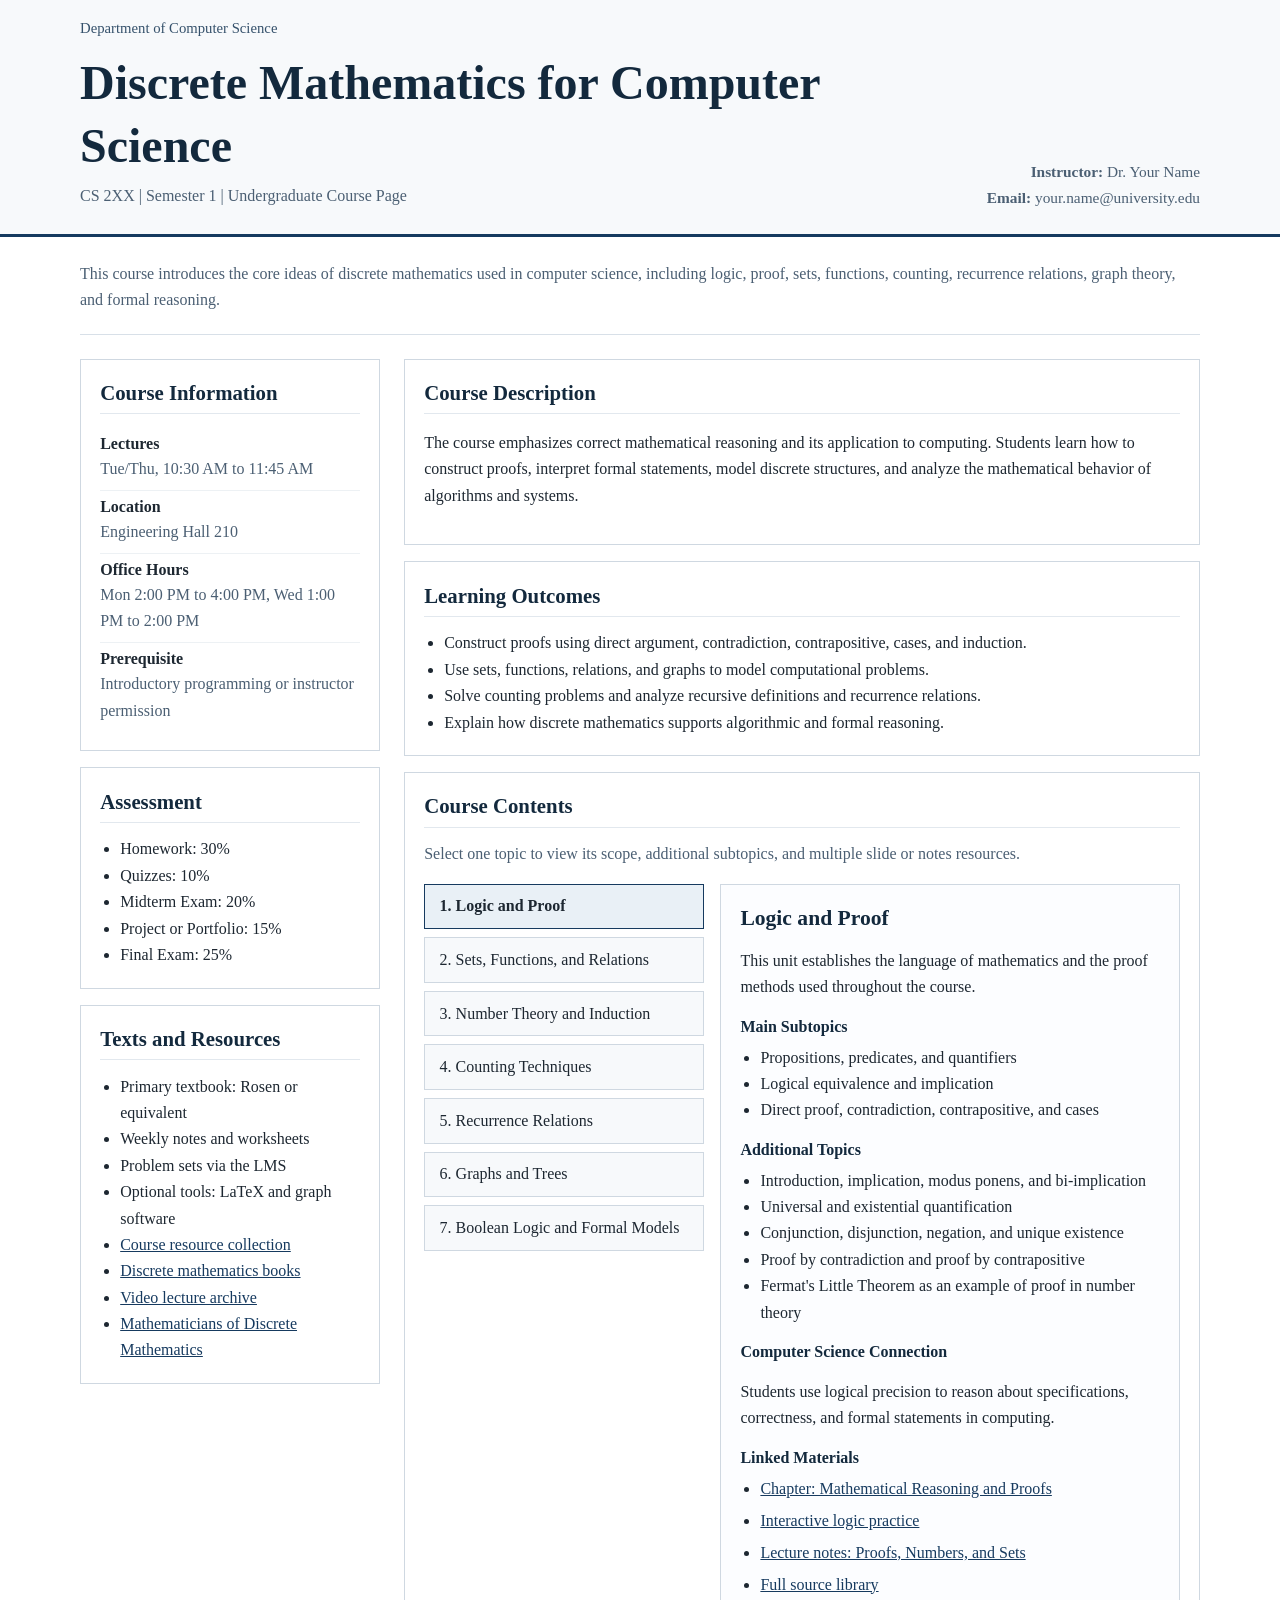
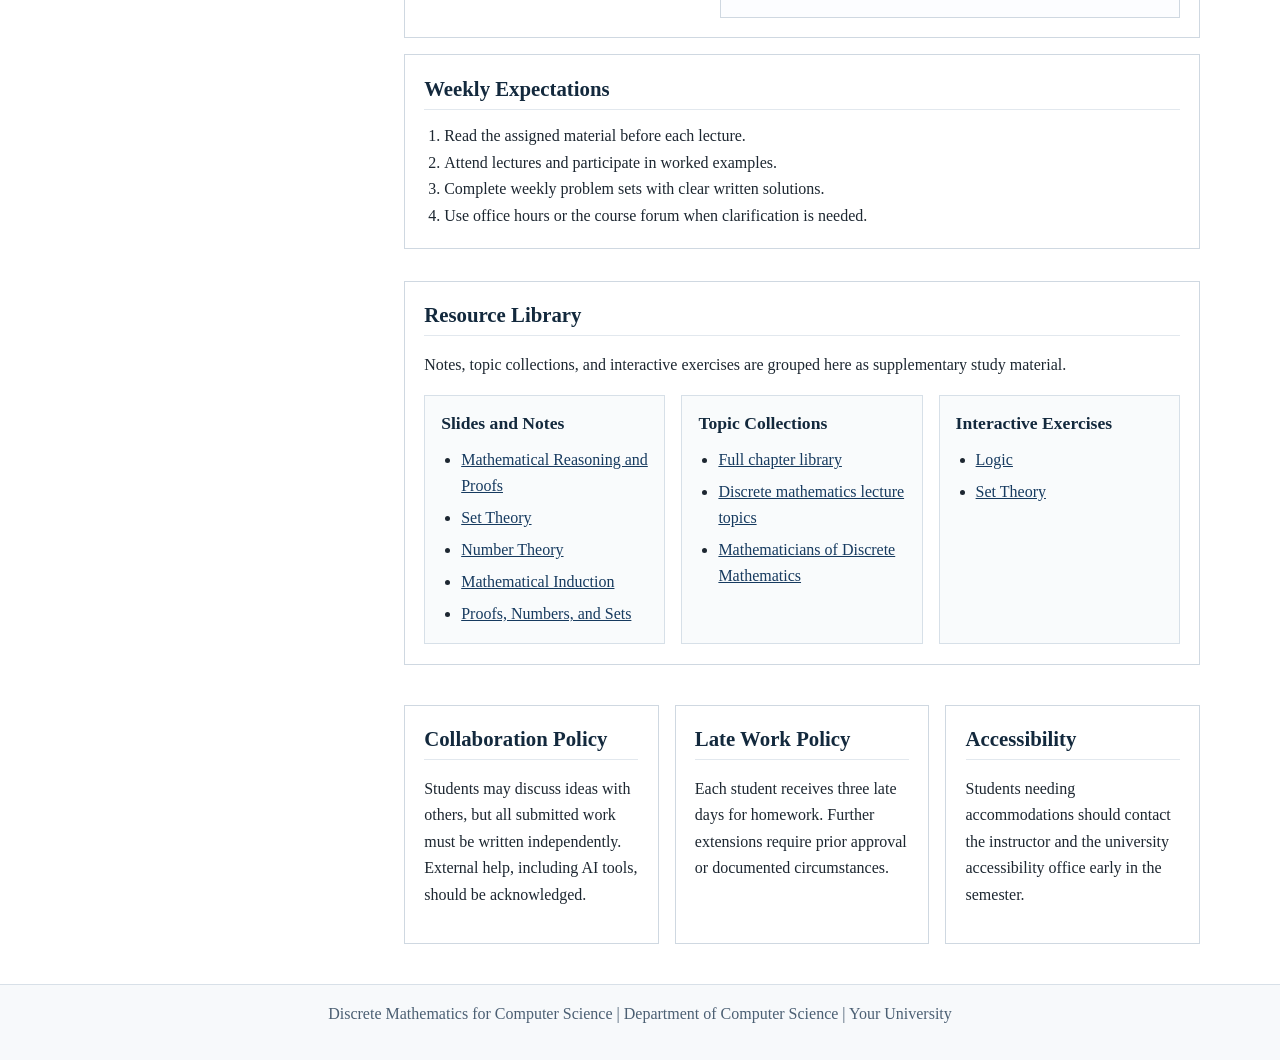
<file: index.html>
<!DOCTYPE html>
<html lang="en">
<head>
  <meta charset="UTF-8">
  <meta name="viewport" content="width=device-width, initial-scale=1.0">
  <title>Discrete Mathematics for Computer Science</title>
  <meta
    name="description"
    content="Course homepage for an undergraduate discrete mathematics course designed for computer science students."
  >
  <link rel="stylesheet" href="styles.css">
</head>
<body>
  <header class="site-header">
    <div class="page-wrap">
      <p class="department-line">Department of Computer Science</p>
      <div class="header-row">
        <div>
          <h1>Discrete Mathematics for Computer Science</h1>
          <p class="course-subtitle">CS 2XX | Semester 1 | Undergraduate Course Page</p>
        </div>
        <div class="header-meta">
          <p><strong>Instructor:</strong> Dr. Your Name</p>
          <p><strong>Email:</strong> your.name@university.edu</p>
        </div>
      </div>
    </div>
  </header>

  <main class="page-wrap">
    <section class="intro-block">
      <p>
        This course introduces the core ideas of discrete mathematics used in computer science,
        including logic, proof, sets, functions, counting, recurrence relations, graph theory,
        and formal reasoning.
      </p>
    </section>

    <div class="layout">
      <aside class="sidebar">
        <section class="panel">
          <h2>Course Information</h2>
          <dl class="info-list">
            <div><dt>Lectures</dt><dd>Tue/Thu, 10:30 AM to 11:45 AM</dd></div>
            <div><dt>Location</dt><dd>Engineering Hall 210</dd></div>
            <div><dt>Office Hours</dt><dd>Mon 2:00 PM to 4:00 PM, Wed 1:00 PM to 2:00 PM</dd></div>
            <div><dt>Prerequisite</dt><dd>Introductory programming or instructor permission</dd></div>
          </dl>
        </section>

        <section class="panel">
          <h2>Assessment</h2>
          <ul class="plain-list">
            <li>Homework: 30%</li>
            <li>Quizzes: 10%</li>
            <li>Midterm Exam: 20%</li>
            <li>Project or Portfolio: 15%</li>
            <li>Final Exam: 25%</li>
          </ul>
        </section>

        <section class="panel">
          <h2>Texts and Resources</h2>
          <ul class="plain-list">
            <li>Primary textbook: Rosen or equivalent</li>
            <li>Weekly notes and worksheets</li>
            <li>Problem sets via the LMS</li>
            <li>Optional tools: LaTeX and graph software</li>
            <li><a href="https://sites.google.com/view/discretemathematicsresources/home" target="_blank" rel="noreferrer">Course resource collection</a></li>
            <li><a href="books.html">Discrete mathematics books</a></li>
            <li><a href="video-archive.html">Video lecture archive</a></li>
            <li><a href="mathematicians.html">Mathematicians of Discrete Mathematics</a></li>
          </ul>
        </section>
      </aside>

      <div class="main-column">
        <section class="panel">
          <h2>Course Description</h2>
          <p>
            The course emphasizes correct mathematical reasoning and its application to computing.
            Students learn how to construct proofs, interpret formal statements, model discrete structures,
            and analyze the mathematical behavior of algorithms and systems.
          </p>
        </section>

        <section class="panel">
          <h2>Learning Outcomes</h2>
          <ul>
            <li>Construct proofs using direct argument, contradiction, contrapositive, cases, and induction.</li>
            <li>Use sets, functions, relations, and graphs to model computational problems.</li>
            <li>Solve counting problems and analyze recursive definitions and recurrence relations.</li>
            <li>Explain how discrete mathematics supports algorithmic and formal reasoning.</li>
          </ul>
        </section>

        <section id="contents" class="panel">
          <div class="section-heading">
            <h2>Course Contents</h2>
            <p>Select one topic to view its scope, additional subtopics, and multiple slide or notes resources.</p>
          </div>

          <div class="contents-layout" data-tabs>
            <nav class="topic-nav" role="tablist" aria-label="Course topics">
              <button class="topic-tab is-active" id="tab-1" role="tab" aria-selected="true" aria-controls="panel-1" data-tab-target="topic-1">1. Logic and Proof</button>
              <button class="topic-tab" id="tab-2" role="tab" aria-selected="false" aria-controls="panel-2" data-tab-target="topic-2">2. Sets, Functions, and Relations</button>
              <button class="topic-tab" id="tab-3" role="tab" aria-selected="false" aria-controls="panel-3" data-tab-target="topic-3">3. Number Theory and Induction</button>
              <button class="topic-tab" id="tab-4" role="tab" aria-selected="false" aria-controls="panel-4" data-tab-target="topic-4">4. Counting Techniques</button>
              <button class="topic-tab" id="tab-5" role="tab" aria-selected="false" aria-controls="panel-5" data-tab-target="topic-5">5. Recurrence Relations</button>
              <button class="topic-tab" id="tab-6" role="tab" aria-selected="false" aria-controls="panel-6" data-tab-target="topic-6">6. Graphs and Trees</button>
              <button class="topic-tab" id="tab-7" role="tab" aria-selected="false" aria-controls="panel-7" data-tab-target="topic-7">7. Boolean Logic and Formal Models</button>
            </nav>

            <div class="topic-content">
              <section class="topic-panel is-active" id="panel-1" role="tabpanel" aria-labelledby="tab-1" data-tab-panel="topic-1">
                <h3>Logic and Proof</h3>
                <p>This unit establishes the language of mathematics and the proof methods used throughout the course.</p>
                <h4>Main Subtopics</h4>
                <ul>
                  <li>Propositions, predicates, and quantifiers</li>
                  <li>Logical equivalence and implication</li>
                  <li>Direct proof, contradiction, contrapositive, and cases</li>
                </ul>
                <h4>Additional Topics</h4>
                <ul>
                  <li>Introduction, implication, modus ponens, and bi-implication</li>
                  <li>Universal and existential quantification</li>
                  <li>Conjunction, disjunction, negation, and unique existence</li>
                  <li>Proof by contradiction and proof by contrapositive</li>
                  <li>Fermat's Little Theorem as an example of proof in number theory</li>
                </ul>
                <h4>Computer Science Connection</h4>
                <p>Students use logical precision to reason about specifications, correctness, and formal statements in computing.</p>
                <h4>Linked Materials</h4>
                <ul class="resource-links">
                  <li><a href="https://drive.google.com/file/d/1-FFa6nMVg18m1zPtoAQrFalwpx2YaGK4/view" target="_blank" rel="noreferrer">Chapter: Mathematical Reasoning and Proofs</a></li>
                  <li><a href="https://bendazz.github.io/logic/" target="_blank" rel="noreferrer">Interactive logic practice</a></li>
                  <li><a href="https://www.cl.cam.ac.uk/teaching/2526/DiscMath/DiscMathProofsNumbersSetsNotes.pdf" target="_blank" rel="noreferrer">Lecture notes: Proofs, Numbers, and Sets</a></li>
                  <li><a href="https://sites.google.com/view/discretemathematicsresources/home" target="_blank" rel="noreferrer">Full source library</a></li>
                </ul>
              </section>

              <section class="topic-panel" id="panel-2" role="tabpanel" aria-labelledby="tab-2" data-tab-panel="topic-2" hidden>
                <h3>Sets, Functions, and Relations</h3>
                <p>This unit provides the vocabulary for describing collections, mappings, and structured relationships.</p>
                <h4>Main Subtopics</h4>
                <ul>
                  <li>Set operations and power sets</li>
                  <li>Functions, images, inverse images, injective and surjective functions</li>
                  <li>Relations, equivalence relations, and partial orders</li>
                </ul>
                <h4>Additional Topics</h4>
                <ul>
                  <li>Set membership, comprehension, extensionality, subsets, and supersets</li>
                  <li>Separation principle, Russell's paradox, empty set, and powerset</li>
                  <li>Ordered pairs, products, unions, intersections, and disjoint unions</li>
                  <li>Relations, relational composition, matrices, and internal diagrams</li>
                  <li>Partial functions, total functions, bijections, and set partitions</li>
                </ul>
                <h4>Computer Science Connection</h4>
                <p>These structures are used in data modeling, abstraction, classification, and state representation.</p>
                <h4>Linked Materials</h4>
                <ul class="resource-links">
                  <li><a href="https://drive.google.com/file/d/1IHfSNw0M9L10bTb4iQ6dBgKBtfQUMOI0/view" target="_blank" rel="noreferrer">Chapter: Set Theory</a></li>
                  <li><a href="https://bendazz.github.io/sets/" target="_blank" rel="noreferrer">Interactive set theory practice</a></li>
                  <li><a href="https://www.cl.cam.ac.uk/teaching/2526/DiscMath/DiscMathProofsNumbersSetsNotes.pdf" target="_blank" rel="noreferrer">Lecture notes: sets, relations, and functions</a></li>
                </ul>
              </section>

              <section class="topic-panel" id="panel-3" role="tabpanel" aria-labelledby="tab-3" data-tab-panel="topic-3" hidden>
                <h3>Number Theory and Induction</h3>
                <p>This topic links arithmetic structure with recursive mathematical reasoning.</p>
                <h4>Main Subtopics</h4>
                <ul>
                  <li>Divisibility, primes, and modular arithmetic</li>
                  <li>The Euclidean algorithm</li>
                  <li>Weak induction, strong induction, and recursive definitions</li>
                </ul>
                <h4>Additional Topics</h4>
                <ul>
                  <li>Divisibility, congruence, natural numbers, integers, rationals, rings, and fields</li>
                  <li>Division theorem and division algorithm</li>
                  <li>Greatest common divisor, Euclid's Algorithm, and Extended Euclid's Algorithm</li>
                  <li>Reciprocals in modular arithmetic and key exchange</li>
                  <li>Mathematical induction, strong induction, and Fundamental Theorem of Arithmetic</li>
                </ul>
                <h4>Computer Science Connection</h4>
                <p>Applications include cryptography, recursive program correctness, and proofs over discrete processes.</p>
                <h4>Linked Materials</h4>
                <ul class="resource-links">
                  <li><a href="https://drive.google.com/file/d/1WyMje4r8VJ4Uaq4f5yHFNqVxZz2aElso/view" target="_blank" rel="noreferrer">Chapter: Number Theory</a></li>
                  <li><a href="https://drive.google.com/file/d/1Sn6eGQo4l_p9pe7r1mcu5bf4Y0kWe83U/view" target="_blank" rel="noreferrer">Chapter: Mathematical Induction</a></li>
                  <li><a href="https://www.cl.cam.ac.uk/teaching/2526/DiscMath/DiscMathProofsNumbersSetsNotes.pdf" target="_blank" rel="noreferrer">Lecture notes: numbers and induction</a></li>
                  <li><a href="https://sites.google.com/view/discretemathematicsresources/home" target="_blank" rel="noreferrer">Source site exercises including Euclidean algorithm and modular arithmetic</a></li>
                </ul>
              </section>

              <section class="topic-panel" id="panel-4" role="tabpanel" aria-labelledby="tab-4" data-tab-panel="topic-4" hidden>
                <h3>Counting Techniques</h3>
                <p>This unit develops systematic methods for counting finite structures and outcomes.</p>
                <h4>Main Subtopics</h4>
                <ul>
                  <li>Sum rule and product rule</li>
                  <li>Permutations and combinations</li>
                  <li>Binomial coefficients, pigeonhole principle, and inclusion-exclusion</li>
                </ul>
                <h4>Additional Topics</h4>
                <ul>
                  <li>Finite cardinality and characteristic functions</li>
                  <li>Equal cardinality via bijections</li>
                  <li>Surjections, injections, and finite versus infinite sets</li>
                  <li>Enumerability and countability as bridges to discrete size arguments</li>
                </ul>
                <h4>Computer Science Connection</h4>
                <p>Counting methods support complexity analysis, probability preparation, and combinatorial reasoning.</p>
                <h4>Linked Materials</h4>
                <ul class="resource-links">
                  <li><a href="https://sites.google.com/view/discretemathematicsresources/home" target="_blank" rel="noreferrer">Source notes for permutations and counting</a></li>
                  <li><a href="https://sites.google.com/view/discretemathematicsresources/home" target="_blank" rel="noreferrer">Interactive counting problems and permutation practice</a></li>
                  <li><a href="https://www.cl.cam.ac.uk/teaching/2526/DiscMath/DiscMathProofsNumbersSetsNotes.pdf" target="_blank" rel="noreferrer">Lecture notes: finite cardinality and counting-related set methods</a></li>
                </ul>
              </section>

              <section class="topic-panel" id="panel-5" role="tabpanel" aria-labelledby="tab-5" data-tab-panel="topic-5" hidden>
                <h3>Recurrence Relations</h3>
                <p>This topic focuses on recursive sequences and methods for describing growth over discrete steps.</p>
                <h4>Main Subtopics</h4>
                <ul>
                  <li>Recursive definitions</li>
                  <li>Linear recurrence relations</li>
                  <li>Closed forms and interpretation of recursive growth</li>
                </ul>
                <h4>Additional Topics</h4>
                <ul>
                  <li>Inductive definitions and rule-based construction</li>
                  <li>Recursive structure in functions and formal descriptions</li>
                  <li>Enumerability and set-indexed constructions as advanced discrete frameworks</li>
                </ul>
                <h4>Computer Science Connection</h4>
                <p>Recurrences are central to analyzing recursive algorithms and divide-and-conquer processes.</p>
                <h4>Linked Materials</h4>
                <ul class="resource-links">
                  <li><a href="https://sites.google.com/view/discretemathematicsresources/home" target="_blank" rel="noreferrer">Source library sequences materials</a></li>
                  <li><a href="https://www.cl.cam.ac.uk/teaching/2526/DiscMath/DiscMathProofsNumbersSetsNotes.pdf" target="_blank" rel="noreferrer">Lecture notes: induction and inductive definitions</a></li>
                </ul>
              </section>

              <section class="topic-panel" id="panel-6" role="tabpanel" aria-labelledby="tab-6" data-tab-panel="topic-6" hidden>
                <h3>Graphs and Trees</h3>
                <p>This unit studies network-like structures that appear throughout computer science.</p>
                <h4>Main Subtopics</h4>
                <ul>
                  <li>Graphs, paths, cycles, and connectivity</li>
                  <li>Trees, rooted trees, and spanning trees</li>
                  <li>Basic graph representations and traversal ideas</li>
                </ul>
                <h4>Additional Topics</h4>
                <ul>
                  <li>Directed graphs and adjacency matrices</li>
                  <li>Reachability, preorders, and reflexive-transitive closure</li>
                  <li>Relations-to-graphs viewpoint for modeling structure</li>
                </ul>
                <h4>Computer Science Connection</h4>
                <p>Graph theory supports search, networks, dependency structures, and hierarchical data representation.</p>
                <h4>Linked Materials</h4>
                <ul class="resource-links">
                  <li><a href="https://www.cl.cam.ac.uk/teaching/2526/DiscMath/DiscMathProofsNumbersSetsNotes.pdf" target="_blank" rel="noreferrer">Lecture notes: directed graphs and closure</a></li>
                  <li><a href="https://sites.google.com/view/discretemathematicsresources/home" target="_blank" rel="noreferrer">Source notes for graphs and graph coloring game</a></li>
                </ul>
              </section>

              <section class="topic-panel" id="panel-7" role="tabpanel" aria-labelledby="tab-7" data-tab-panel="topic-7" hidden>
                <h3>Boolean Logic and Formal Models</h3>
                <p>The course concludes by connecting logic with digital systems and abstract computational models.</p>
                <h4>Main Subtopics</h4>
                <ul>
                  <li>Boolean algebra and identities</li>
                  <li>Logic circuits and simplification</li>
                  <li>Finite-state models and formal reasoning</li>
                </ul>
                <h4>Additional Topics</h4>
                <ul>
                  <li>Formal languages and inductive definitions</li>
                  <li>Regular expressions and pattern matching</li>
                  <li>Finite automata, regular languages, and Kleene's Theorem</li>
                  <li>Pumping Lemma and limits of regular languages</li>
                </ul>
                <h4>Computer Science Connection</h4>
                <p>These ideas support digital logic, machine models, and the study of formal computational systems.</p>
                <h4>Linked Materials</h4>
                <ul class="resource-links">
                  <li><a href="https://sites.google.com/view/discretemathematicsresources/home" target="_blank" rel="noreferrer">Source exercises for Boolean product and Boolean algebra practice</a></li>
                  <li><a href="https://www.cl.cam.ac.uk/teaching/2526/DiscMath/materials.html" target="_blank" rel="noreferrer">Lecture list: formal languages and automata</a></li>
                  <li><a href="https://sites.google.com/view/discretemathematicsresources/home" target="_blank" rel="noreferrer">Formal-model resources from the source library</a></li>
                </ul>
              </section>
            </div>
          </div>
        </section>

        <section class="panel">
          <h2>Weekly Expectations</h2>
          <ol>
            <li>Read the assigned material before each lecture.</li>
            <li>Attend lectures and participate in worked examples.</li>
            <li>Complete weekly problem sets with clear written solutions.</li>
            <li>Use office hours or the course forum when clarification is needed.</li>
          </ol>
        </section>

        <section class="panel imported-materials resource-library">
          <h2>Resource Library</h2>
          <p>
            Notes, topic collections, and interactive exercises are grouped here as supplementary study material.
          </p>
          <div class="import-grid">
            <article class="import-card">
              <h3>Slides and Notes</h3>
              <ul class="resource-links">
                <li><a href="https://drive.google.com/file/d/1-FFa6nMVg18m1zPtoAQrFalwpx2YaGK4/view" target="_blank" rel="noreferrer">Mathematical Reasoning and Proofs</a></li>
                <li><a href="https://drive.google.com/file/d/1IHfSNw0M9L10bTb4iQ6dBgKBtfQUMOI0/view" target="_blank" rel="noreferrer">Set Theory</a></li>
                <li><a href="https://drive.google.com/file/d/1WyMje4r8VJ4Uaq4f5yHFNqVxZz2aElso/view" target="_blank" rel="noreferrer">Number Theory</a></li>
                <li><a href="https://drive.google.com/file/d/1Sn6eGQo4l_p9pe7r1mcu5bf4Y0kWe83U/view" target="_blank" rel="noreferrer">Mathematical Induction</a></li>
                <li><a href="https://www.cl.cam.ac.uk/teaching/2526/DiscMath/DiscMathProofsNumbersSetsNotes.pdf" target="_blank" rel="noreferrer">Proofs, Numbers, and Sets</a></li>
              </ul>
            </article>
            <article class="import-card">
              <h3>Topic Collections</h3>
              <ul class="resource-links">
                <li><a href="https://sites.google.com/view/discretemathematicsresources/home" target="_blank" rel="noreferrer">Full chapter library</a></li>
                <li><a href="https://www.cl.cam.ac.uk/teaching/2526/DiscMath/materials.html" target="_blank" rel="noreferrer">Discrete mathematics lecture topics</a></li>
                <li><a href="mathematicians.html">Mathematicians of Discrete Mathematics</a></li>
              </ul>
            </article>
            <article class="import-card">
              <h3>Interactive Exercises</h3>
              <ul class="resource-links">
                <li><a href="https://bendazz.github.io/logic/" target="_blank" rel="noreferrer">Logic</a></li>
                <li><a href="https://bendazz.github.io/sets/" target="_blank" rel="noreferrer">Set Theory</a></li>
              </ul>
            </article>
          </div>
        </section>

        <section id="policies" class="policy-grid">
          <article class="panel">
            <h2>Collaboration Policy</h2>
            <p>Students may discuss ideas with others, but all submitted work must be written independently. External help, including AI tools, should be acknowledged.</p>
          </article>
          <article class="panel">
            <h2>Late Work Policy</h2>
            <p>Each student receives three late days for homework. Further extensions require prior approval or documented circumstances.</p>
          </article>
          <article class="panel">
            <h2>Accessibility</h2>
            <p>Students needing accommodations should contact the instructor and the university accessibility office early in the semester.</p>
          </article>
        </section>
      </div>
    </div>
  </main>

  <footer class="site-footer">
    <div class="page-wrap">
      <p>Discrete Mathematics for Computer Science | Department of Computer Science | Your University</p>
    </div>
  </footer>

  <script src="tabs.js"></script>
</body>
</html>
</file>
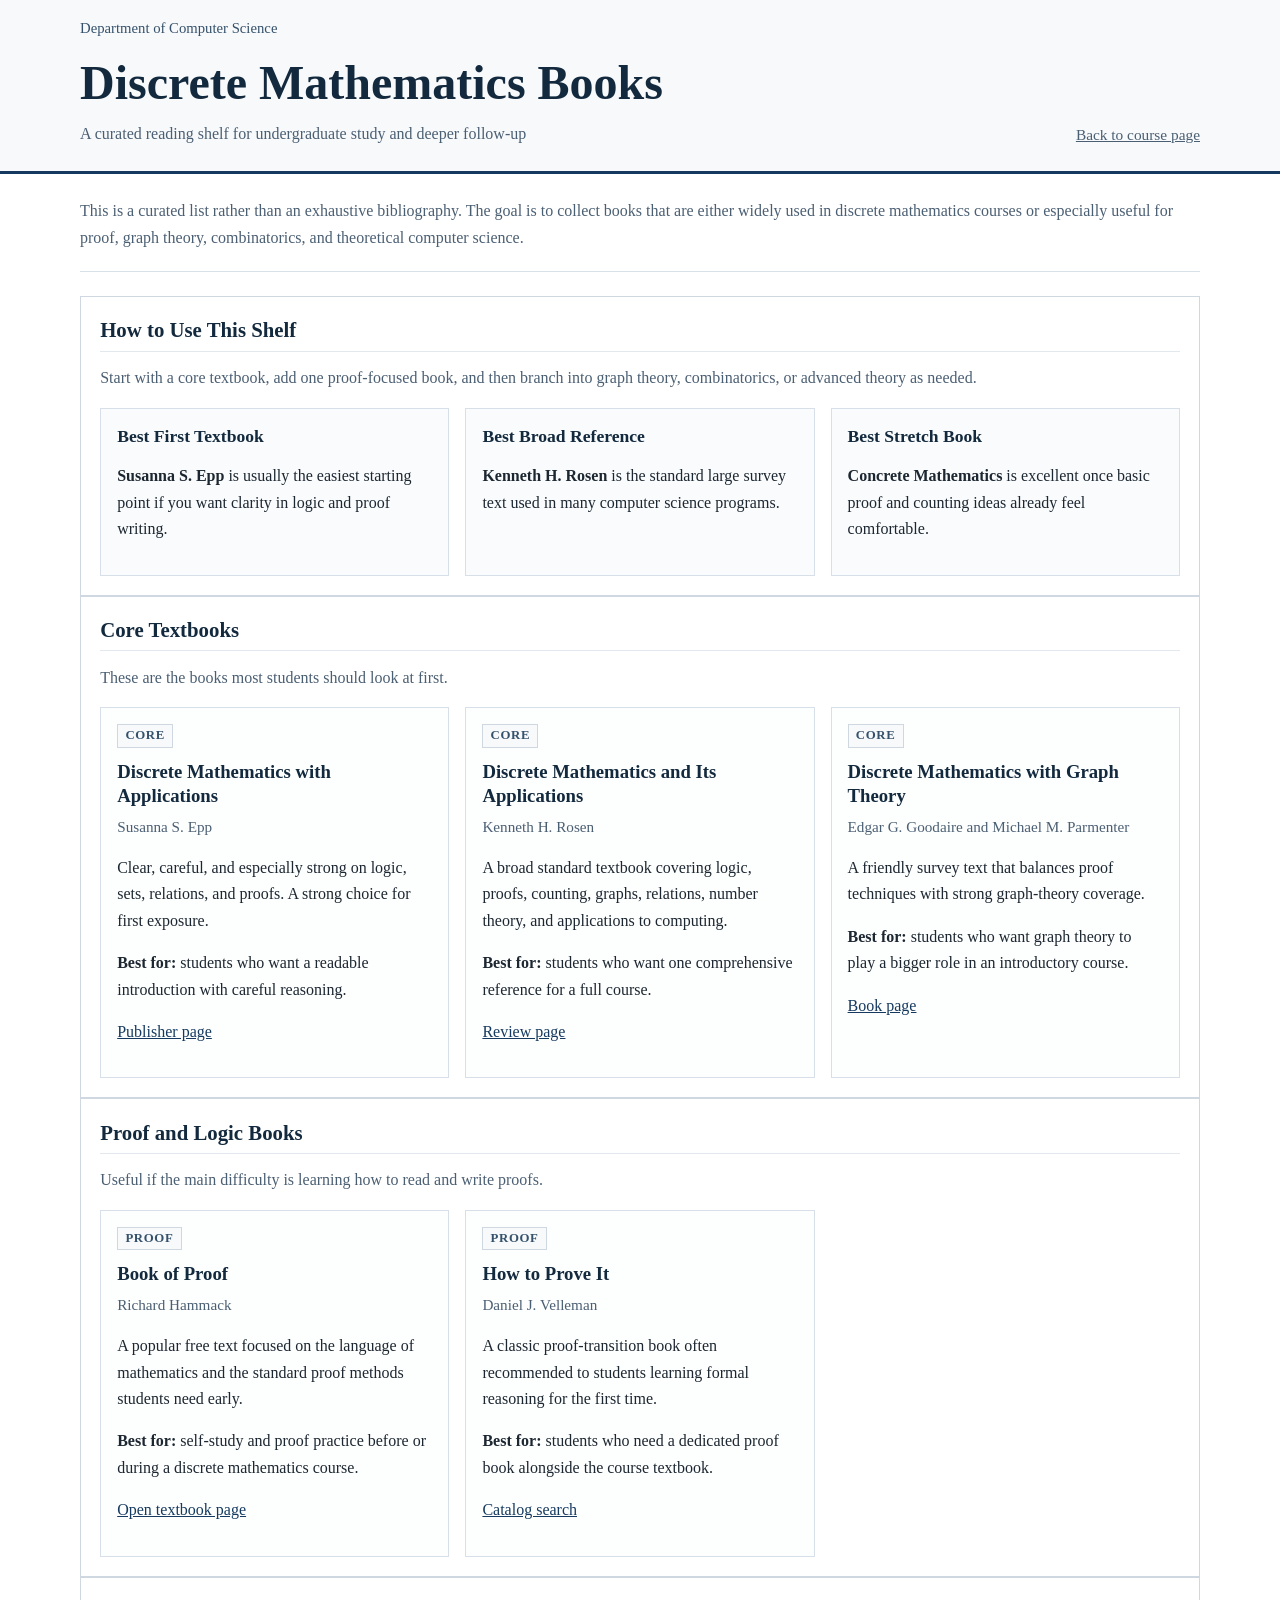
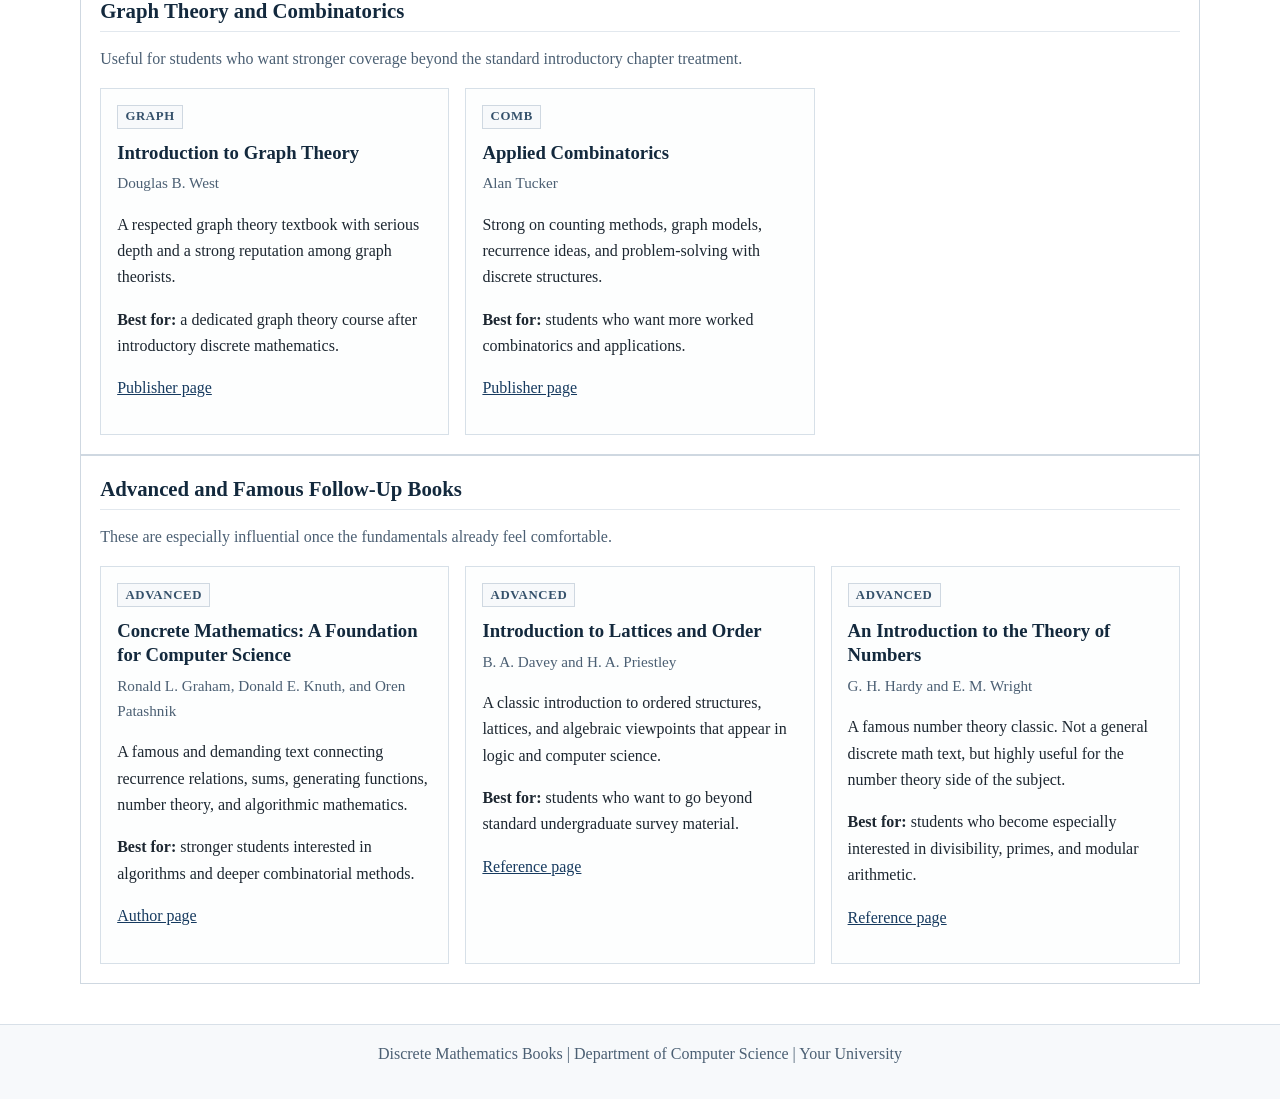
<file: books.html>
<!DOCTYPE html>
<html lang="en">
<head>
  <meta charset="UTF-8">
  <meta name="viewport" content="width=device-width, initial-scale=1.0">
  <title>Discrete Mathematics Books</title>
  <meta
    name="description"
    content="Curated list of famous and useful books for discrete mathematics and related topics in computer science."
  >
  <link rel="stylesheet" href="styles.css">
</head>
<body>
  <header class="site-header">
    <div class="page-wrap">
      <p class="department-line">Department of Computer Science</p>
      <div class="header-row">
        <div>
          <h1>Discrete Mathematics Books</h1>
          <p class="course-subtitle">A curated reading shelf for undergraduate study and deeper follow-up</p>
        </div>
        <div class="header-meta">
          <p><a href="index.html">Back to course page</a></p>
        </div>
      </div>
    </div>
  </header>

  <main class="page-wrap">
    <section class="intro-block">
      <p>
        This is a curated list rather than an exhaustive bibliography. The goal is to collect books that are
        either widely used in discrete mathematics courses or especially useful for proof, graph theory,
        combinatorics, and theoretical computer science.
      </p>
    </section>

    <section class="panel">
      <div class="section-heading">
        <h2>How to Use This Shelf</h2>
        <p>Start with a core textbook, add one proof-focused book, and then branch into graph theory, combinatorics, or advanced theory as needed.</p>
      </div>
      <div class="book-note-grid">
        <article class="resource-box">
          <h3>Best First Textbook</h3>
          <p><strong>Susanna S. Epp</strong> is usually the easiest starting point if you want clarity in logic and proof writing.</p>
        </article>
        <article class="resource-box">
          <h3>Best Broad Reference</h3>
          <p><strong>Kenneth H. Rosen</strong> is the standard large survey text used in many computer science programs.</p>
        </article>
        <article class="resource-box">
          <h3>Best Stretch Book</h3>
          <p><strong>Concrete Mathematics</strong> is excellent once basic proof and counting ideas already feel comfortable.</p>
        </article>
      </div>
    </section>

    <section class="panel">
      <div class="section-heading">
        <h2>Core Textbooks</h2>
        <p>These are the books most students should look at first.</p>
      </div>
      <div class="book-grid">
        <article class="book-card">
          <div class="book-badge">Core</div>
          <h3>Discrete Mathematics with Applications</h3>
          <p class="book-meta">Susanna S. Epp</p>
          <p>Clear, careful, and especially strong on logic, sets, relations, and proofs. A strong choice for first exposure.</p>
          <p><strong>Best for:</strong> students who want a readable introduction with careful reasoning.</p>
          <p><a href="https://faculty.cengage.com/titles/9781337694193" target="_blank" rel="noreferrer">Publisher page</a></p>
        </article>

        <article class="book-card">
          <div class="book-badge">Core</div>
          <h3>Discrete Mathematics and Its Applications</h3>
          <p class="book-meta">Kenneth H. Rosen</p>
          <p>A broad standard textbook covering logic, proofs, counting, graphs, relations, number theory, and applications to computing.</p>
          <p><strong>Best for:</strong> students who want one comprehensive reference for a full course.</p>
          <p><a href="https://old.maa.org/node/106717" target="_blank" rel="noreferrer">Review page</a></p>
        </article>

        <article class="book-card">
          <div class="book-badge">Core</div>
          <h3>Discrete Mathematics with Graph Theory</h3>
          <p class="book-meta">Edgar G. Goodaire and Michael M. Parmenter</p>
          <p>A friendly survey text that balances proof techniques with strong graph-theory coverage.</p>
          <p><strong>Best for:</strong> students who want graph theory to play a bigger role in an introductory course.</p>
          <p><a href="https://books.google.com/books/about/Discrete_Mathematics_with_Graph_Theory.html?id=aAggAQAAIAAJ" target="_blank" rel="noreferrer">Book page</a></p>
        </article>
      </div>
    </section>

    <section class="panel">
      <div class="section-heading">
        <h2>Proof and Logic Books</h2>
        <p>Useful if the main difficulty is learning how to read and write proofs.</p>
      </div>
      <div class="book-grid">
        <article class="book-card">
          <div class="book-badge">Proof</div>
          <h3>Book of Proof</h3>
          <p class="book-meta">Richard Hammack</p>
          <p>A popular free text focused on the language of mathematics and the standard proof methods students need early.</p>
          <p><strong>Best for:</strong> self-study and proof practice before or during a discrete mathematics course.</p>
          <p><a href="https://open.umn.edu/opentextbooks/textbooks/book-of-proof" target="_blank" rel="noreferrer">Open textbook page</a></p>
        </article>

        <article class="book-card">
          <div class="book-badge">Proof</div>
          <h3>How to Prove It</h3>
          <p class="book-meta">Daniel J. Velleman</p>
          <p>A classic proof-transition book often recommended to students learning formal reasoning for the first time.</p>
          <p><strong>Best for:</strong> students who need a dedicated proof book alongside the course textbook.</p>
          <p><a href="https://www.worldcat.org/search?q=ti%3AHow+to+Prove+It+au%3AVelleman" target="_blank" rel="noreferrer">Catalog search</a></p>
        </article>
      </div>
    </section>

    <section class="panel">
      <div class="section-heading">
        <h2>Graph Theory and Combinatorics</h2>
        <p>Useful for students who want stronger coverage beyond the standard introductory chapter treatment.</p>
      </div>
      <div class="book-grid">
        <article class="book-card">
          <div class="book-badge">Graph</div>
          <h3>Introduction to Graph Theory</h3>
          <p class="book-meta">Douglas B. West</p>
          <p>A respected graph theory textbook with serious depth and a strong reputation among graph theorists.</p>
          <p><strong>Best for:</strong> a dedicated graph theory course after introductory discrete mathematics.</p>
          <p><a href="https://www.pearson.com/en-us/subject-catalog/p/introduction-to-graph-theory/P200000010152" target="_blank" rel="noreferrer">Publisher page</a></p>
        </article>

        <article class="book-card">
          <div class="book-badge">Comb</div>
          <h3>Applied Combinatorics</h3>
          <p class="book-meta">Alan Tucker</p>
          <p>Strong on counting methods, graph models, recurrence ideas, and problem-solving with discrete structures.</p>
          <p><strong>Best for:</strong> students who want more worked combinatorics and applications.</p>
          <p><a href="https://www.wiley-vch.de/en/areas-interest/mathematics-statistics/mathematics-16ma/combinatorics-16ma4/applied-combinatorics-978-0-470-45838-9" target="_blank" rel="noreferrer">Publisher page</a></p>
        </article>
      </div>
    </section>

    <section class="panel">
      <div class="section-heading">
        <h2>Advanced and Famous Follow-Up Books</h2>
        <p>These are especially influential once the fundamentals already feel comfortable.</p>
      </div>
      <div class="book-grid">
        <article class="book-card">
          <div class="book-badge">Advanced</div>
          <h3>Concrete Mathematics: A Foundation for Computer Science</h3>
          <p class="book-meta">Ronald L. Graham, Donald E. Knuth, and Oren Patashnik</p>
          <p>A famous and demanding text connecting recurrence relations, sums, generating functions, number theory, and algorithmic mathematics.</p>
          <p><strong>Best for:</strong> stronger students interested in algorithms and deeper combinatorial methods.</p>
          <p><a href="https://cs.stanford.edu/~knuth/gkp.html" target="_blank" rel="noreferrer">Author page</a></p>
        </article>

        <article class="book-card">
          <div class="book-badge">Advanced</div>
          <h3>Introduction to Lattices and Order</h3>
          <p class="book-meta">B. A. Davey and H. A. Priestley</p>
          <p>A classic introduction to ordered structures, lattices, and algebraic viewpoints that appear in logic and computer science.</p>
          <p><strong>Best for:</strong> students who want to go beyond standard undergraduate survey material.</p>
          <p><a href="https://en.wikipedia.org/wiki/Introduction_to_Lattices_and_Order" target="_blank" rel="noreferrer">Reference page</a></p>
        </article>

        <article class="book-card">
          <div class="book-badge">Advanced</div>
          <h3>An Introduction to the Theory of Numbers</h3>
          <p class="book-meta">G. H. Hardy and E. M. Wright</p>
          <p>A famous number theory classic. Not a general discrete math text, but highly useful for the number theory side of the subject.</p>
          <p><strong>Best for:</strong> students who become especially interested in divisibility, primes, and modular arithmetic.</p>
          <p><a href="https://en.wikipedia.org/wiki/An_Introduction_to_the_Theory_of_Numbers" target="_blank" rel="noreferrer">Reference page</a></p>
        </article>
      </div>
    </section>
  </main>

  <footer class="site-footer">
    <div class="page-wrap">
      <p>Discrete Mathematics Books | Department of Computer Science | Your University</p>
    </div>
  </footer>
</body>
</html>
</file>
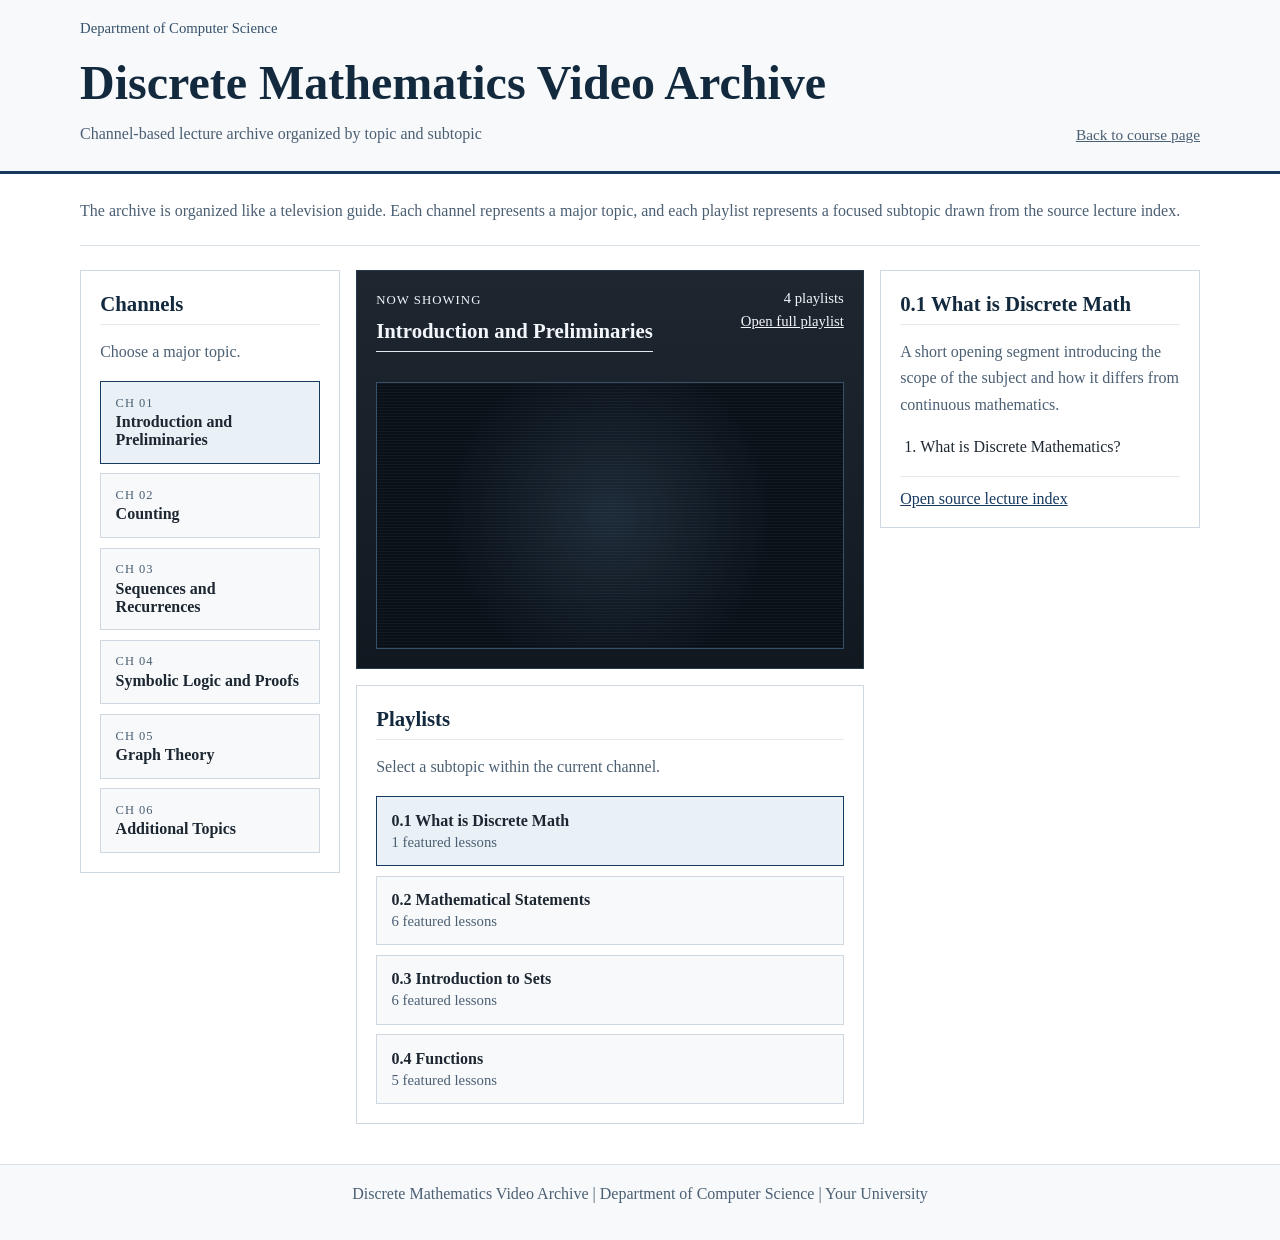
<file: video-archive.html>
<!DOCTYPE html>
<html lang="en">
<head>
  <meta charset="UTF-8">
  <meta name="viewport" content="width=device-width, initial-scale=1.0">
  <title>Discrete Mathematics Video Archive</title>
  <meta
    name="description"
    content="Interactive video lecture archive for discrete mathematics organized by topics and subtopics."
  >
  <link rel="stylesheet" href="styles.css">
</head>
<body>
  <header class="site-header">
    <div class="page-wrap">
      <p class="department-line">Department of Computer Science</p>
      <div class="header-row">
        <div>
          <h1>Discrete Mathematics Video Archive</h1>
          <p class="course-subtitle">Channel-based lecture archive organized by topic and subtopic</p>
        </div>
        <div class="header-meta">
          <p><a href="index.html">Back to course page</a></p>
        </div>
      </div>
    </div>
  </header>

  <main class="page-wrap">
    <section class="intro-block">
      <p>
        The archive is organized like a television guide. Each channel represents a major topic,
        and each playlist represents a focused subtopic drawn from the source lecture index.
      </p>
    </section>

    <section class="video-archive" data-video-archive>
      <aside class="channel-panel panel">
        <div class="section-heading">
          <h2>Channels</h2>
          <p>Choose a major topic.</p>
        </div>
        <div class="channel-list" id="channel-list"></div>
      </aside>

      <section class="screen-panel">
        <div class="screen-frame panel">
          <div class="screen-header">
            <div>
              <p class="screen-label">Now Showing</p>
              <h2 id="archive-topic-title">Introduction and Preliminaries</h2>
            </div>
            <div class="screen-meta">
              <span id="archive-playlist-count">4 playlists</span>
              <a id="archive-playlist-link" href="#" target="_blank" rel="noreferrer">Open full playlist</a>
            </div>
          </div>
          <div class="video-player-shell">
            <iframe
              id="archive-player"
              title="Discrete mathematics playlist player"
              src=""
              loading="lazy"
              allow="accelerometer; autoplay; clipboard-write; encrypted-media; gyroscope; picture-in-picture; web-share"
              allowfullscreen
            ></iframe>
          </div>
        </div>

        <div class="playlist-panel panel">
          <div class="section-heading">
            <h2>Playlists</h2>
            <p>Select a subtopic within the current channel.</p>
          </div>
          <div class="playlist-list" id="playlist-list"></div>
        </div>
      </section>

      <aside class="guide-panel panel">
        <div class="section-heading">
          <h2 id="guide-title">What is Discrete Math</h2>
          <p id="guide-description">Short lesson guide for the selected playlist.</p>
        </div>
        <ol class="episode-list" id="episode-list"></ol>
        <div class="guide-footer">
          <a href="https://mathispower4u.com/discrete-math.php" target="_blank" rel="noreferrer">Open source lecture index</a>
        </div>
      </aside>
    </section>
  </main>

  <footer class="site-footer">
    <div class="page-wrap">
      <p>Discrete Mathematics Video Archive | Department of Computer Science | Your University</p>
    </div>
  </footer>

  <script src="video-archive.js"></script>
</body>
</html>
</file>
<file: styles.css>
* {
  box-sizing: border-box;
}

body {
  margin: 0;
  font-family: Georgia, "Times New Roman", serif;
  color: #1d2731;
  background: #ffffff;
}

button,
input,
select,
textarea {
  font: inherit;
}

a {
  color: inherit;
}

p,
li,
dd {
  line-height: 1.65;
}

h1,
h2,
h3,
h4 {
  margin-top: 0;
  color: #13293d;
  line-height: 1.3;
}

.page-wrap {
  width: min(1120px, calc(100% - 2rem));
  margin: 0 auto;
}

.site-header {
  border-bottom: 3px solid #163a5f;
  background: #f7f9fb;
}

.department-line {
  margin: 0;
  padding-top: 1rem;
  font-size: 0.92rem;
  color: #35516b;
}

.header-row {
  display: flex;
  justify-content: space-between;
  gap: 2rem;
  padding: 0.75rem 0 1.5rem;
  align-items: end;
}

h1 {
  margin-bottom: 0.4rem;
  font-size: clamp(2rem, 4vw, 3rem);
}

.course-subtitle,
.header-meta p,
.intro-block p,
.section-heading p {
  margin: 0;
  color: #4b5f73;
}

.header-meta {
  min-width: 250px;
  text-align: right;
  font-size: 0.96rem;
}

main {
  padding: 1.5rem 0 2.5rem;
}

.intro-block {
  padding: 0 0 1.25rem;
  border-bottom: 1px solid #d8e0e8;
  margin-bottom: 1.5rem;
}

.layout {
  display: grid;
  grid-template-columns: 300px 1fr;
  gap: 1.5rem;
}

.sidebar,
.main-column {
  display: grid;
  gap: 1rem;
  align-content: start;
}

.panel {
  border: 1px solid #cfd8e1;
  background: #ffffff;
  padding: 1.2rem;
}

.resource-library {
  margin-bottom: 1.5rem;
}

.panel h2 {
  font-size: 1.3rem;
  padding-bottom: 0.45rem;
  margin-bottom: 0.85rem;
  border-bottom: 1px solid #e2e8ee;
}

.info-list {
  margin: 0;
}

.info-list div {
  padding: 0.45rem 0;
  border-bottom: 1px solid #edf1f4;
}

.info-list div:last-child {
  border-bottom: 0;
}

.info-list dt {
  font-weight: 700;
  margin-bottom: 0.2rem;
}

.info-list dd {
  margin: 0;
  color: #4b5f73;
}

.plain-list,
.panel ul,
.panel ol {
  margin: 0;
  padding-left: 1.25rem;
}

.panel a {
  color: #163a5f;
}

.section-heading {
  margin-bottom: 1rem;
}

.contents-layout {
  display: grid;
  grid-template-columns: 280px 1fr;
  gap: 1rem;
  margin-top: 1rem;
}

.topic-nav {
  display: grid;
  gap: 0.5rem;
  align-content: start;
}

.topic-tab {
  appearance: none;
  -webkit-appearance: none;
  width: 100%;
  padding: 0.8rem 0.9rem;
  border: 1px solid #cfd8e1;
  background: #f7f9fb;
  text-align: left;
  color: #1d2731;
  cursor: pointer;
}

.topic-tab.is-active {
  border-color: #163a5f;
  background: #e9f0f6;
  font-weight: 700;
}

.topic-content {
  border: 1px solid #cfd8e1;
  padding: 1.2rem;
  background: #fcfdff;
  min-height: 420px;
}

.topic-panel h3 {
  font-size: 1.35rem;
  margin-bottom: 0.75rem;
}

.topic-panel h4 {
  font-size: 1rem;
  margin: 1rem 0 0.45rem;
}

.resource-links li + li {
  margin-top: 0.35rem;
}

.resource-library-grid,
.import-grid {
  display: grid;
  grid-template-columns: repeat(3, minmax(0, 1fr));
  gap: 1rem;
}

.resource-box,
.import-card {
  border: 1px solid #d7e0e8;
  background: #f9fbfc;
  padding: 1rem;
}

.resource-box h3,
.import-card h3 {
  font-size: 1.1rem;
  margin-bottom: 0.75rem;
}

.imported-materials {
  margin-top: 1rem;
}

.policy-grid {
  display: grid;
  grid-template-columns: repeat(3, minmax(0, 1fr));
  gap: 1rem;
}

.site-footer {
  border-top: 1px solid #d8e0e8;
  padding: 1rem 0 2rem;
  background: #f7f9fb;
}

.site-footer p {
  margin: 0;
  color: #4b5f73;
  text-align: center;
}

.mathematician-grid {
  display: grid;
  grid-template-columns: repeat(2, minmax(0, 1fr));
  gap: 1rem;
}

.mathematician-card {
  display: grid;
  grid-template-columns: 150px 1fr;
  gap: 1rem;
  padding: 1rem 0;
  border-top: 1px solid #e2e8ee;
}

.mathematician-card:first-child {
  border-top: 0;
  padding-top: 0;
}

.mathematician-card img {
  width: 150px;
  height: 190px;
  object-fit: cover;
  border: 1px solid #cfd8e1;
  background: #f7f9fb;
}

.mathematician-card h3 {
  margin-bottom: 0.25rem;
}

.mathematician-years {
  margin: 0 0 0.6rem;
  color: #4b5f73;
  font-size: 0.95rem;
}

.book-note-grid,
.book-grid {
  display: grid;
  grid-template-columns: repeat(3, minmax(0, 1fr));
  gap: 1rem;
}

.book-card {
  border: 1px solid #d7e0e8;
  background: #fdfefe;
  padding: 1rem;
}

.book-card h3 {
  margin-bottom: 0.35rem;
}

.book-meta {
  margin: 0 0 0.75rem;
  color: #4b5f73;
  font-size: 0.95rem;
}

.book-badge {
  display: inline-block;
  margin-bottom: 0.75rem;
  padding: 0.2rem 0.45rem;
  border: 1px solid #cfd8e1;
  background: #f7f9fb;
  color: #35516b;
  font-size: 0.8rem;
  font-weight: 700;
  letter-spacing: 0.05em;
  text-transform: uppercase;
}

.video-archive {
  display: grid;
  grid-template-columns: 260px 1fr 320px;
  gap: 1rem;
  align-items: start;
}

.screen-panel {
  display: grid;
  gap: 1rem;
}

.screen-frame {
  background:
    linear-gradient(180deg, #1e2730 0%, #111820 100%);
  color: #f3f7fb;
  border-color: #25394d;
}

.screen-frame h2,
.screen-frame p,
.screen-frame a,
.screen-frame span {
  color: inherit;
}

.screen-header {
  display: flex;
  justify-content: space-between;
  gap: 1rem;
  align-items: start;
  margin-bottom: 1rem;
}

.screen-label {
  margin: 0 0 0.35rem;
  font-size: 0.8rem;
  letter-spacing: 0.08em;
  text-transform: uppercase;
  color: #b6c8d8;
}

.screen-meta {
  display: grid;
  gap: 0.35rem;
  justify-items: end;
  font-size: 0.92rem;
}

.video-player-shell {
  position: relative;
  aspect-ratio: 16 / 9;
  border: 1px solid #38516b;
  background:
    radial-gradient(circle at center, rgba(110, 149, 184, 0.2), transparent 60%),
    repeating-linear-gradient(0deg, rgba(255, 255, 255, 0.04), rgba(255, 255, 255, 0.04) 1px, transparent 1px, transparent 3px),
    #091018;
}

.video-player-shell iframe {
  width: 100%;
  height: 100%;
  border: 0;
}

.channel-list,
.playlist-list {
  display: grid;
  gap: 0.6rem;
}

.channel-button,
.playlist-button {
  appearance: none;
  -webkit-appearance: none;
  width: 100%;
  border: 1px solid #cfd8e1;
  background: #f7f9fb;
  color: #1d2731;
  text-align: left;
  cursor: pointer;
}

.channel-button {
  display: grid;
  gap: 0.15rem;
  padding: 0.85rem 0.9rem;
}

.channel-button.is-active,
.playlist-button.is-active {
  border-color: #163a5f;
  background: #e9f0f6;
}

.channel-number {
  font-size: 0.78rem;
  letter-spacing: 0.08em;
  text-transform: uppercase;
  color: #4b5f73;
}

.channel-name {
  font-weight: 700;
}

.playlist-button {
  display: grid;
  gap: 0.25rem;
  padding: 0.9rem;
}

.playlist-button strong {
  font-size: 1rem;
}

.playlist-button span {
  color: #4b5f73;
  font-size: 0.92rem;
}

.episode-list {
  margin: 0;
  padding-left: 1.2rem;
}

.episode-list li + li {
  margin-top: 0.45rem;
}

.guide-footer {
  margin-top: 1rem;
  padding-top: 0.8rem;
  border-top: 1px solid #e2e8ee;
}

@media (max-width: 920px) {
  .layout,
  .contents-layout,
  .resource-library-grid,
  .import-grid,
  .policy-grid,
  .mathematician-grid,
  .book-note-grid,
  .book-grid,
  .video-archive,
  .header-row {
    grid-template-columns: 1fr;
    display: grid;
  }

  .header-meta {
    text-align: left;
    min-width: 0;
  }
}

@media (max-width: 640px) {
  .page-wrap {
    width: min(1120px, calc(100% - 1rem));
  }

  .panel,
  .topic-content {
    padding: 1rem;
  }

  .screen-header {
    grid-template-columns: 1fr;
    display: grid;
  }

  .screen-meta {
    justify-items: start;
  }

  .mathematician-card {
    grid-template-columns: 1fr;
  }

  .mathematician-card img {
    width: 100%;
    max-width: 220px;
    height: auto;
  }
}
</file>
